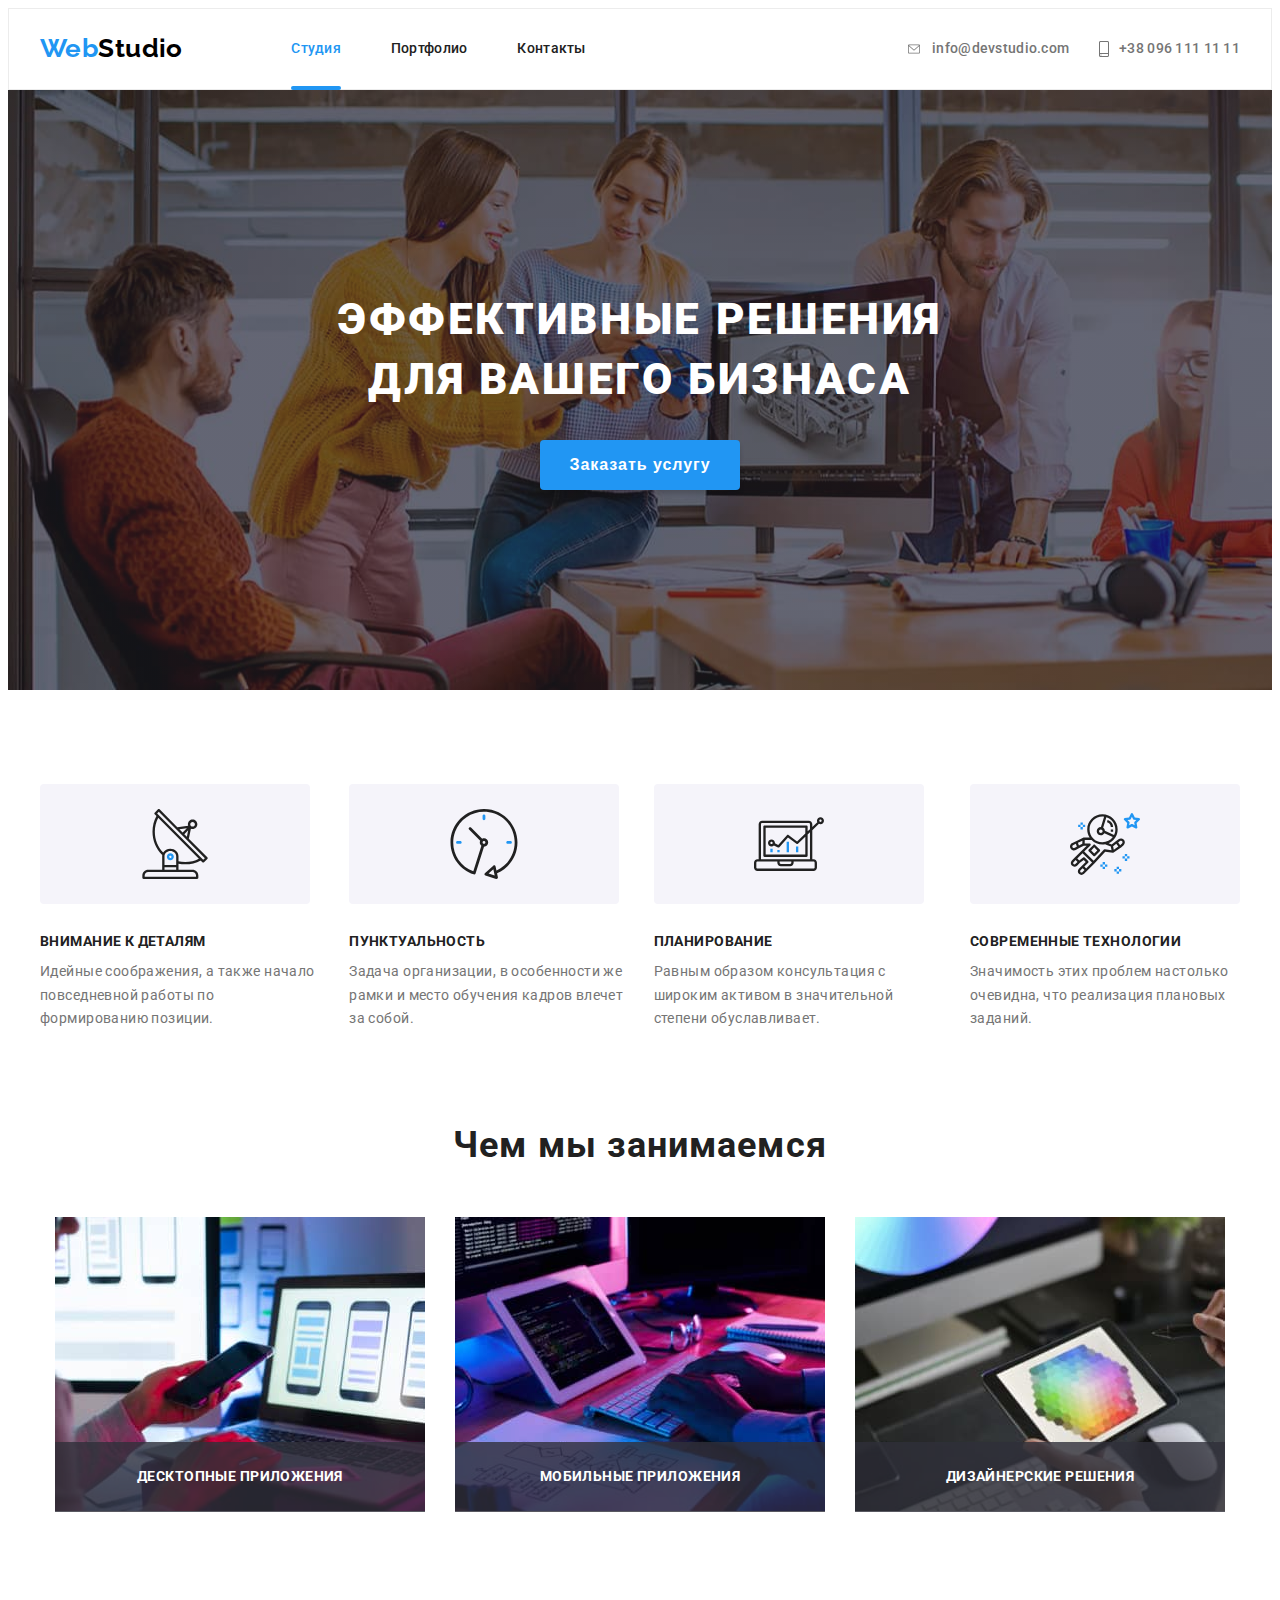
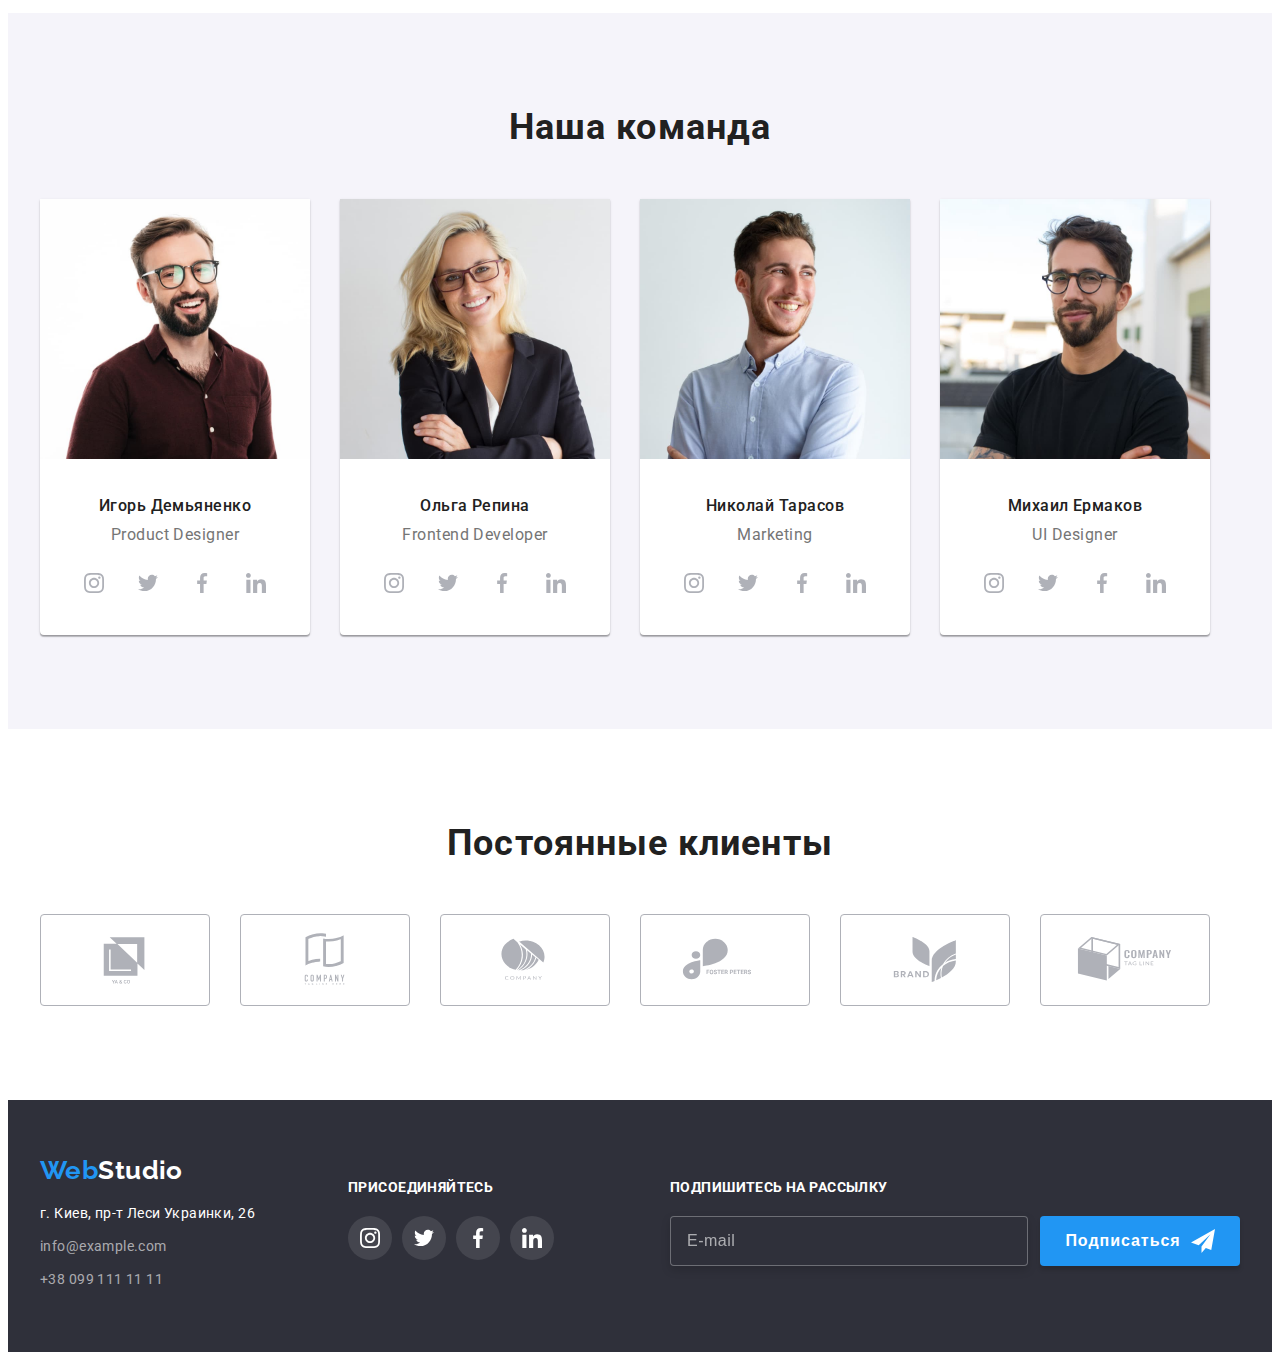
<file: index.html>
<!DOCTYPE html>
<html lang="en">
  <head>
    <meta charset="UTF-8" />
    <meta http-equiv="X-UA-Compatible" content="IE=edge" />
    <meta name="viewport" content="width=device-width, initial-scale=1.0" />
    <title>WebStudio</title>
    <link rel="preconnect" href="https://fonts.googleapis.com" />
    <link rel="preconnect" href="https://fonts.gstatic.com" crossorigin />
    <link
      href="https://fonts.googleapis.com/css2?family=Raleway:wght@700&family=Roboto:wght@400;500;700;900&display=swap"
      rel="stylesheet"
    />
    <link
      rel="stylesheet"
      href="https://cdnjs.cloudflare.com/ajax/libs/modern-normalize/1.1.0/modern-normalize.min.css"
      integrity="sha512-wpPYUAdjBVSE4KJnH1VR1HeZfpl1ub8YT/NKx4PuQ5NmX2tKuGu6U/JRp5y+Y8XG2tV+wKQpNHVUX03MfMFn9Q=="
      crossorigin="anonymous"
      referrerpolicy="no-referrer"
    />
    <link rel="stylesheet" href="css/main.min.css" />
  </head>
  <body>
    <!-- хедер -->
    <header class="header">
      <div class="header__bloc container">
        <!-- логотип -->
        <a class="logo header__logo" href="./index.html"
          ><span class="logo__web">Web</span>Studio</a
        >
        <!-- навигацыя сайта -->
        <nav class="header__nav">
          <ul class="nav">
            <li class="nav__list">
              <a href="./index.html" class="nav__link accent">Студия</a>
            </li>
            <li class="nav__list">
              <a href="./portfolio.html" class="nav__link">Портфолио</a>
            </li>
            <li class="nav__list">
              <a href="#" class="nav__link">Контакты</a>
            </li>
          </ul>
        </nav>

        <!-- кантакты -->

        <ul class="contact header__contact">
          <li class="contact__item">
            <a class="contact__link" href="http://info@devstudio.com">
              <svg class="contact__icon" width="16" height="12">
                <use href="./images/icons.svg#envelope"></use>
              </svg>
              info@devstudio.com</a
            >
          </li>
          <li class="contact__item">
            <a class="contact__link" href="tel:+380961111111">
              <svg class="contact__icon" width="10" height="16">
                <use href="./images/icons.svg#smartphone"></use>
              </svg>
              +38 096 111 11 11</a
            >
          </li>
        </ul>
      </div>
    </header>

    <!-- mein index.html -->

    <main>
      <!--герой-->

      <section class="hero section--hero">
        <div class="container">
          <h1 class="hero-title">ЭФФЕКТИВНЫЕ РЕШЕНИЯ ДЛЯ ВАШЕГО БИЗНАСА</h1>

          <button class="button" type="button" data-modal-open>
            Заказать услугу
          </button>
        </div>
      </section>

      <!--особености нашей команды-->

      <section class="peculiarities">
        <div class="container">
          <h2 class="hidden-text">преимущества</h2>
          <ul class="peculiarities__menu">
            <li class="peculiarities__list">
              <div class="peculiarities__icon">
                <svg width="70" height="70">
                  <use href="./images/icons.svg#antenna"></use>
                </svg>
              </div>
              <h3 class="peculiarities__title">ВНИМАНИЕ К ДЕТАЛЯМ</h3>
              <p class="peculiarities__text">
                Идейные соображения, а также начало повседневной работы по
                формированию позиции.
              </p>
            </li>

            <li class="peculiarities__list">
              <div class="peculiarities__icon">
                <svg width="70" height="70">
                  <use href="./images/icons.svg#clock"></use>
                </svg>
              </div>
              <h3 class="peculiarities__title">ПУНКТУАЛЬНОСТЬ</h3>
              <p class="peculiarities__text">
                Задача организации, в особенности же рамки и место обучения
                кадров влечет за собой.
              </p>
            </li>

            <li class="peculiarities__list">
              <div class="peculiarities__icon">
                <svg width="70" height="70">
                  <use href="./images/icons.svg#diagram"></use>
                </svg>
              </div>
              <h3 class="peculiarities__title">ПЛАНИРОВАНИЕ</h3>
              <p class="peculiarities__text">
                Равным образом консультация с широким активом в значительной
                степени обуславливает.
              </p>
            </li>

            <li class="peculiarities__list">
              <div class="peculiarities__icon">
                <svg width="70" height="70">
                  <use href="./images/icons.svg#astronaut"></use>
                </svg>
              </div>
              <h3 class="peculiarities__title">СОВРЕМЕННЫЕ ТЕХНОЛОГИИ</h3>
              <p class="peculiarities__text">
                Значимость этих проблем настолько очевидна, что реализация
                плановых заданий.
              </p>
            </li>
          </ul>
        </div>
      </section>

      <!--чем мы занимается наша команда-->

      <section class="we-do">
        <div class="container">
          <h2 class="title-h2">Чем мы занимаемся</h2>
          <ul class="we-do__menu">
            <li class="we-do__list">
              <img
                class="img-list"
                src="./images/1.fotohop.jpg"
                alt="моделирование"
                width="370"
              />
              <div class="we-do__bloc">
                <h3 class="we-do__text">Десктопные приложения</h3>
              </div>
            </li>
            <li class="we-do__list">
              <img
                class="img-list"
                src="./images/2.modeling.jpg"
                alt="фото-шоп"
                width="370"
              />
              <div class="we-do__bloc">
                <h3 class="we-do__text">Мобильные приложения</h3>
              </div>
            </li>
            <li class="we-do__list">
              <img
                class="img-list"
                src="./images/3.color.jpg"
                alt="цветова-схема"
                width="370"
              />
              <div class="we-do__bloc">
                <h3 class="we-do__text">Дизайнерские решения</h3>
              </div>
            </li>
          </ul>
        </div>
      </section>

      <!--наша команда-->

      <section class="command">
        <div class="container">
          <h2 class="title-h2">Наша команда</h2>
          <ul class="command__menu">
            <li class="command__list">
              <img
                src="./images/4.igor-demyanenko.jpg"
                alt="Игорь Демьяненко Product Designer"
                width="270"
              />
              <div class="command__bloc">
                <h3 class="command__name">Игорь Демьяненко</h3>
                <p class="command__profession">Product Designer</p>
              </div>
              <ul class="social">
                <li class="social__menu">
                  <a class="social__link" href="#">
                    <svg width="20" height="20">
                      <use href="./images/icons.svg#instagram"></use>
                    </svg>
                  </a>
                </li>
                <li class="social__menu">
                  <a class="social__link" href="#">
                    <svg width="20" height="20">
                      <use href="./images/icons.svg#twitter"></use>
                    </svg>
                  </a>
                </li>
                <li class="social__menu">
                  <a class="social__link" href="#">
                    <svg width="20" height="20">
                      <use href="./images/icons.svg#facebook"></use>
                    </svg>
                  </a>
                </li>
                <li class="social__menu">
                  <a class="social__link" href="#">
                    <svg width="20" height="20">
                      <use href="./images/icons.svg#linkedin"></use>
                    </svg>
                  </a>
                </li>
              </ul>
            </li>

            <li class="command__list">
              <img
                src="./images/5.olga-repina.jpg"
                alt="Ольга Репина Frontend Developer"
                width="270"
              />
              <div class="command__bloc">
                <h3 class="command__name">Ольга Репина</h3>
                <p class="command__profession">Frontend Developer</p>
              </div>
              <ul class="social">
                <li class="social__menu">
                  <a class="social__link" href="#">
                    <svg width="20" height="20">
                      <use href="./images/icons.svg#instagram"></use>
                    </svg>
                  </a>
                </li>
                <li class="social__menu">
                  <a class="social__link" href="#">
                    <svg width="20" height="20">
                      <use href="./images/icons.svg#twitter"></use>
                    </svg>
                  </a>
                </li>
                <li class="social__menu">
                  <a class="social__link" href="#">
                    <svg width="20" height="20">
                      <use href="./images/icons.svg#facebook"></use>
                    </svg>
                  </a>
                </li>
                <li class="social__menu">
                  <a class="social__link" href="#">
                    <svg width="20" height="20">
                      <use href="./images/icons.svg#linkedin"></use>
                    </svg>
                  </a>
                </li>
              </ul>
            </li>

            <li class="command__list">
              <img
                src="./images/6.nikolai-tarasov.jpg"
                alt="Николай Тарасов Marketing"
                width="270"
              />
              <div class="command__bloc">
                <h3 class="command__name">Николай Тарасов</h3>
                <p class="command__profession">Marketing</p>
              </div>
              <ul class="social">
                <li class="social__menu">
                  <a class="social__link" href="#">
                    <svg width="20" height="20">
                      <use href="./images/icons.svg#instagram"></use>
                    </svg>
                  </a>
                </li>
                <li class="social__menu">
                  <a class="social__link" href="#">
                    <svg width="20" height="20">
                      <use href="./images/icons.svg#twitter"></use>
                    </svg>
                  </a>
                </li>
                <li class="social__menu">
                  <a class="social__link" href="#">
                    <svg width="20" height="20">
                      <use href="./images/icons.svg#facebook"></use>
                    </svg>
                  </a>
                </li>
                <li class="social__menu">
                  <a class="social__link" href="#">
                    <svg width="20" height="20">
                      <use href="./images/icons.svg#linkedin"></use>
                    </svg>
                  </a>
                </li>
              </ul>
            </li>

            <li class="command__list">
              <img
                src="./images/7.mikhail-ermakov.jpg"
                alt="Михаил Ермаков UI Designer"
                width="270"
              />
              <div class="command__bloc">
                <h3 class="command__name">Михаил Ермаков</h3>
                <p class="command__profession">UI Designer</p>
              </div>
              <ul class="social">
                <li class="social__menu">
                  <a class="social__link" href="#">
                    <svg width="20" height="20">
                      <use href="./images/icons.svg#instagram"></use>
                    </svg>
                  </a>
                </li>
                <li class="social__menu">
                  <a class="social__link" href="#">
                    <svg width="20" height="20">
                      <use href="./images/icons.svg#twitter"></use>
                    </svg>
                  </a>
                </li>
                <li class="social__menu">
                  <a class="social__link" href="#">
                    <svg width="20" height="20">
                      <use href="./images/icons.svg#facebook"></use>
                    </svg>
                  </a>
                </li>
                <li class="social__menu">
                  <a class="social__link" href="#">
                    <svg width="20" height="20">
                      <use href="./images/icons.svg#linkedin"></use>
                    </svg>
                  </a>
                </li>
              </ul>
            </li>
          </ul>
        </div>
      </section>

      <!-- Постоянные клиенты -->

      <section class="regu-clients">
        <div class="container">
          <h2 class="title-h2">Постоянные клиенты</h2>
          <ul class="menu">
            <li class="menu__item">
              <a class="menu__link" href="#">
                <svg class="icon" width="106" height="60">
                  <use href="./images/icons.svg#logo-1"></use>
                </svg>
              </a>
            </li>
            <li class="menu__item">
              <a class="menu__link" href="#">
                <svg class="icon" width="106" height="60">
                  <use href="./images/icons.svg#logo-2"></use>
                </svg>
              </a>
            </li>
            <li class="menu__item">
              <a class="menu__link" href="#">
                <svg class="icon" width="106" height="60">
                  <use href="./images/icons.svg#logo-3"></use>
                </svg>
              </a>
            </li>
            <li class="menu__item">
              <a class="menu__link" href="#">
                <svg class="icon" width="106" height="60">
                  <use href="./images/icons.svg#logo-4"></use>
                </svg>
              </a>
            </li>
            <li class="menu__item">
              <a class="menu__link" href="#">
                <svg class="icon" width="106" height="60">
                  <use href="./images/icons.svg#logo-5"></use>
                </svg>
              </a>
            </li>
            <li class="menu__item">
              <a class="menu__link" href="#">
                <svg class="icon" width="106" height="60">
                  <use href="./images/icons.svg#logo-6"></use>
                </svg>
              </a>
            </li>
          </ul>
        </div>
      </section>
    </main>

    <!--подвал сайта-->

    <footer class="footer">
      <div class="container footer__container">
        <div class="footer__address">
          <a href="./index.html" class="logo footer__logo">
            <span class="logo__web">Web</span>Studio</a
          >
          <!-- адрес и контакты студии -->
          <address class="address">
            <ul class="address__menu">
              <li class="address__item">
                <a href="#" class="address__link"
                  >г. Киев, пр-т Леси Украинки, 26</a
                >
              </li>
              <li class="address__item">
                <a href="http://info@example.com" class="address__contakt">
                  info@example.com</a
                >
              </li>
              <li class="address__item">
                <a href="tel:+380991111111" class="address__contakt"
                  >+38 099 111 11 11</a
                >
              </li>
            </ul>
          </address>
        </div>
        <div class="footer__social">
          <h2 class="footer-title">присоединяйтесь</h2>
          <ul class="social">
            <li class="social__menu">
              <a class="social__link social__link--footer" href="#">
                <svg width="20" height="20">
                  <use href="./images/icons.svg#instagram"></use>
                </svg>
              </a>
            </li>
            <li class="social__menu">
              <a class="social__link social__link--footer" href="#">
                <svg width="20" height="20">
                  <use href="./images/icons.svg#twitter"></use>
                </svg>
              </a>
            </li>
            <li class="social__menu">
              <a class="social__link social__link--footer" href="#">
                <svg width="20" height="20">
                  <use href="./images/icons.svg#facebook"></use>
                </svg>
              </a>
            </li>
            <li class="social__menu">
              <a class="social__link social__link--footer" href="#">
                <svg width="20" height="20">
                  <use href="./images/icons.svg#linkedin"></use>
                </svg>
              </a>
            </li>
          </ul>
        </div>
        <div class="subscription">
          <h2 class="footer-title">Подпишитесь на рассылку</h2>
          <div class="subscription__block">
            <form>
              <label class="subscription__label" for="email"> </label>
              <input
                class="subscription__input"
                type="email"
                id="email"
                name="email"
                placeholder="E-mail"
              />
            </form>
            <button class="button" type="submit">
              Подписаться
              <svg class="button__send" width="24" height="24">
                <use href="./images/icons.svg#send"></use>
              </svg>
            </button>
          </div>
        </div>
      </div>
    </footer>

    <!-- modal-window -->

    <div class="backdrop is-hidden" data-modal>
      <div class="backdrop__window">
        <button class="button button__modal" type="button" data-modal-close>
          <svg class="close" width="18" height="18" data-modal-close>
            <use href="./images/icons.svg#close"></use>
          </svg>
        </button>
        <h2 class="backdrop__titel">Оставьте свои данные, мы вам перезвоним</h2>

        <form class="form">
          <div class="form__bloc" role="group">
            <label class="form__label" for="text"> Имя </label>
            <input class="form__input" type="text" id="text" placeholder=" " />
            <svg class="form__icon" width="18" height="18">
              <use href="./images/icons.svg#person"></use>
            </svg>
          </div>
          <div class="form__bloc">
            <label class="form__label" for="tel"> Телефон </label>
            <input class="form__input" type="tel" id="tel" placeholder=" " />
            <svg class="form__icon" width="18" height="18">
              <use href="./images/icons.svg#phone"></use>
            </svg>
          </div>
          <div class="form__bloc">
            <label class="form__label" for="email"> Почта </label>
            <input class="form__input" type="email" id="email" placeholder="" />
            <svg class="form__icon" width="18" height="18">
              <use href="./images/icons.svg#email"></use>
            </svg>
          </div>
          <div class="form__bloc form__bloc--textarea">
            <label class="form-label" for="textarea"> Комментарий </label>
            <textarea
              class="form__textarea"
              id="textarea"
              placeholder="Введите текст"
            ></textarea>
          </div>
        </form>

        <label class="agreement-conditions" for="checkbox">
          <input
            class="agreement-conditions__checkbox"
            type="checkbox"
            id="checkbox"
          />
          <span class="agreement-conditions__checked"></span>

          <p class="agreement-conditions__text">
            Соглашаюсь с рассылкой и принимаю
            <a href="#">
              <span class="agreement-conditions__link">Условия договора</span>
            </a>
          </p>
        </label>
        <div class="button-center">
          <button class="button" type="submit">Отправить</button>
        </div>
      </div>
    </div>
    <script src="./js/modal.js"></script>
  </body>
</html>
</file>
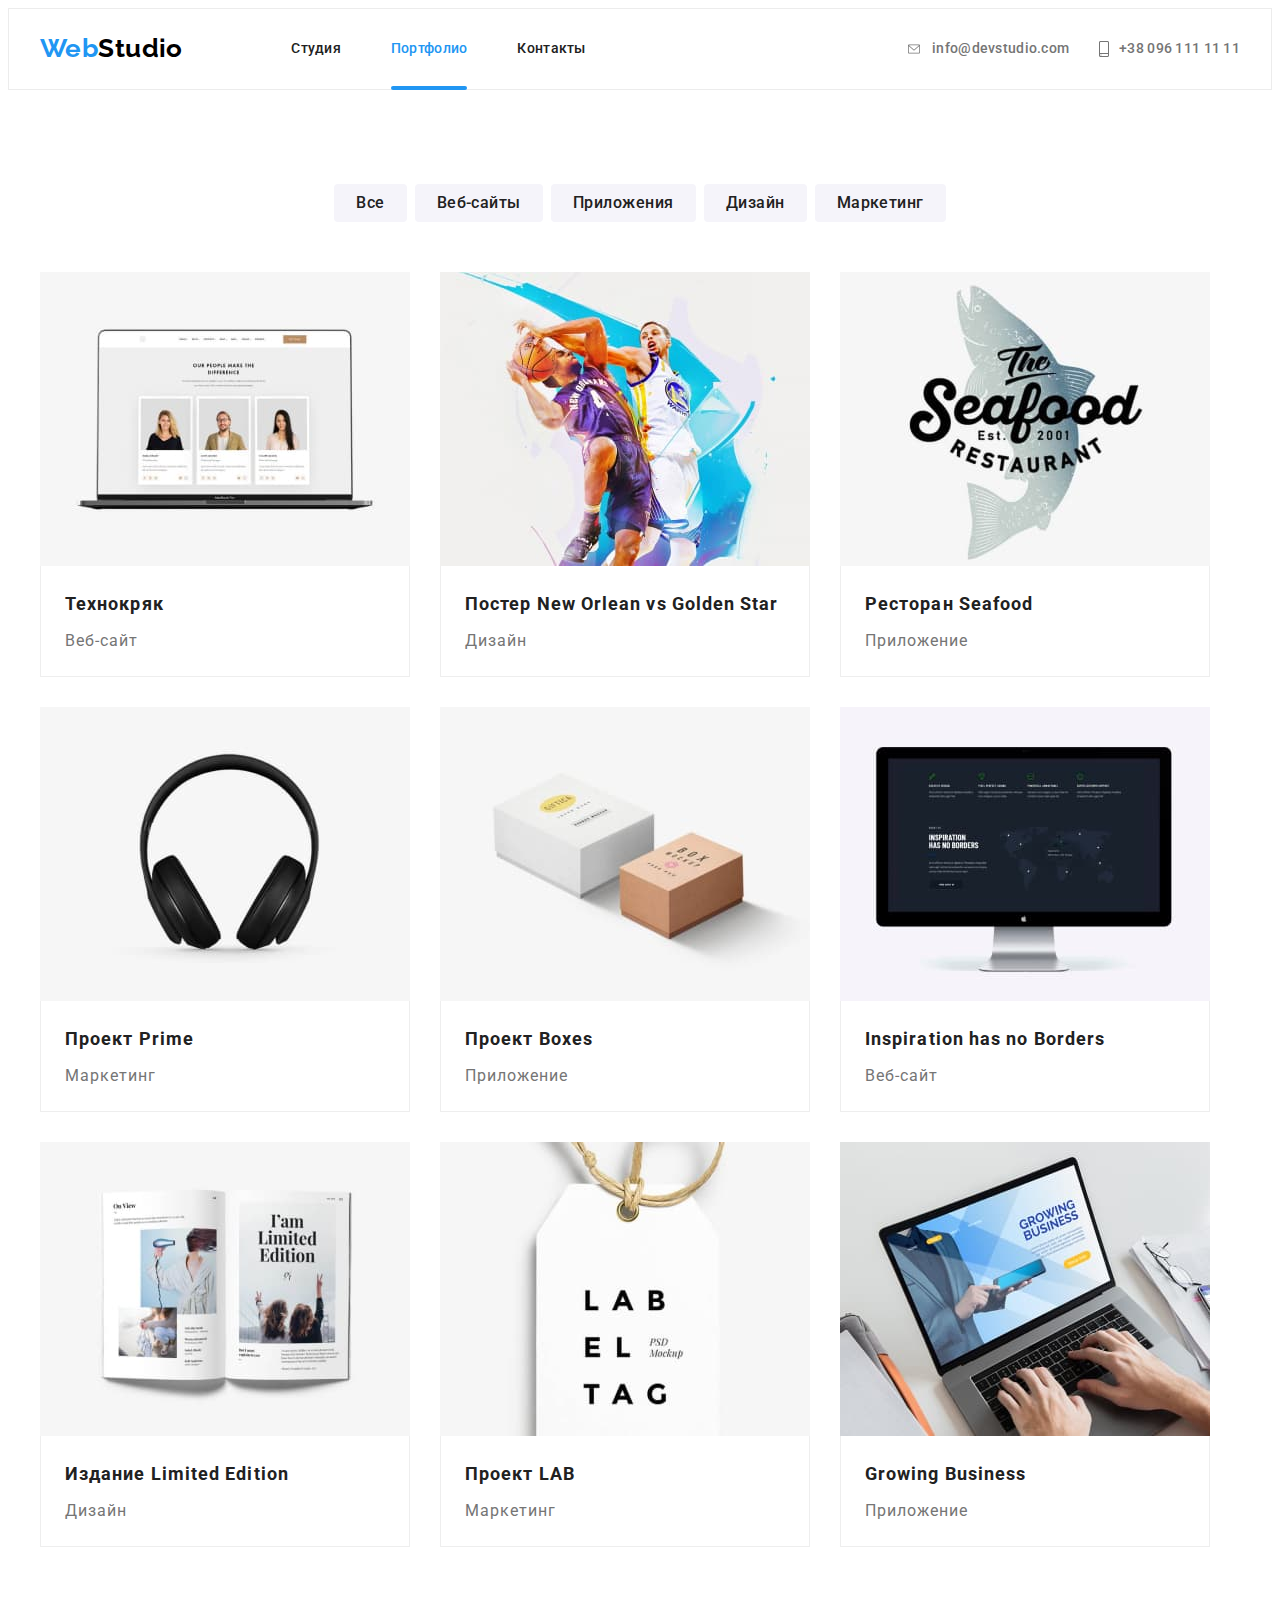
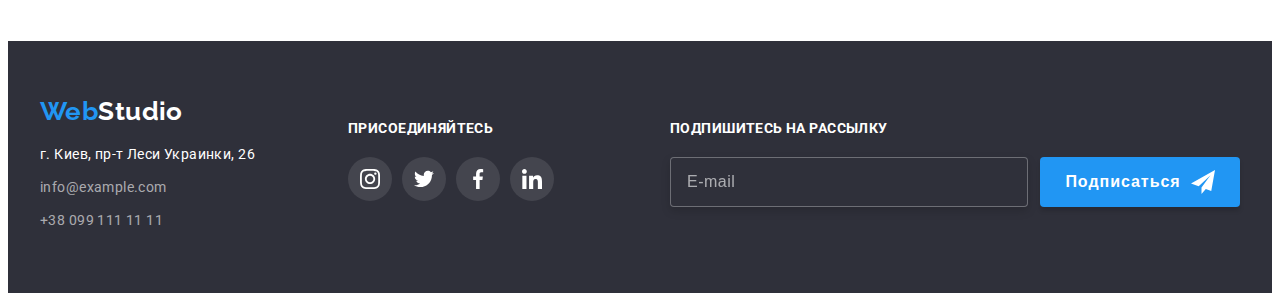
<file: portfolio.html>
<!DOCTYPE html>
<html lang="en">
  <head>
    <meta charset="UTF-8" />
    <meta http-equiv="X-UA-Compatible" content="IE=edge" />
    <meta name="viewport" content="width=device-width, initial-scale=1.0" />
    <title>WebStudio</title>
    <link rel="preconnect" href="https://fonts.googleapis.com" />
    <link rel="preconnect" href="https://fonts.gstatic.com" crossorigin />
    <link
      href="https://fonts.googleapis.com/css2?family=Raleway:wght@700&family=Roboto:wght@400;500;700;900&display=swap"
      rel="stylesheet"
    />
    <link
      rel="stylesheet"
      href="https://cdnjs.cloudflare.com/ajax/libs/modern-normalize/1.1.0/modern-normalize.min.css"
      integrity="sha512-wpPYUAdjBVSE4KJnH1VR1HeZfpl1ub8YT/NKx4PuQ5NmX2tKuGu6U/JRp5y+Y8XG2tV+wKQpNHVUX03MfMFn9Q=="
      crossorigin="anonymous"
      referrerpolicy="no-referrer"
    />
    <link rel="stylesheet" href="css/main.min.css" />
  </head>
  <body>
    <!-- хедер -->
    <header class="header">
      <div class="header__bloc container">
        <!-- логотип -->
        <a class="logo header__logo" href="./index.html"
          ><span class="logo__web">Web</span>Studio</a
        >
        <!-- навигацыя сайта -->
        <nav class="header__nav">
          <ul class="nav">
            <li class="nav__list">
              <a href="./index.html" class="nav__link">Студия</a>
            </li>
            <li class="nav__list">
              <a href="./portfolio.html" class="nav__link accent">Портфолио</a>
            </li>
            <li class="nav__list">
              <a href="#" class="nav__link">Контакты</a>
            </li>
          </ul>
        </nav>

        <!-- кантакты -->

        <ul class="contact header__contact">
          <li class="contact__item">
            <a class="contact__link" href="http://info@devstudio.com">
              <svg class="contact__icon" width="16" height="12">
                <use href="./images/icons.svg#envelope"></use>
              </svg>
              info@devstudio.com</a
            >
          </li>
          <li class="contact__item">
            <a class="contact__link" href="tel:+380961111111">
              <svg class="contact__icon" width="10" height="16">
                <use href="./images/icons.svg#smartphone"></use>
              </svg>
              +38 096 111 11 11</a
            >
          </li>
        </ul>
      </div>
    </header>
    <!-- mein portfolio.html -->

    <main>
      <section class="section-portfolio">
        <div class="container">
          <h2 class="hidden-text">Портфолио</h2>
          <!-- кнопки фильтра -->

          <ul class="filter">
            <li class="filter__item">
              <button class="filter__button" type="button">Все</button>
            </li>
            <li class="filter__item">
              <button class="filter__button" type="button">Веб-сайты</button>
            </li>
            <li class="filter__item">
              <button class="filter__button" type="button">Приложения</button>
            </li>
            <li class="filter__item">
              <button class="filter__button" type="button">Дизайн</button>
            </li>
            <li class="filter__item">
              <button class="filter__button" type="button">Маркетинг</button>
            </li>
          </ul>
          <!-- нашы проекты -->
          <ul class="projects">
            <li class="projects__item">
              <a class="projects__link" href="#">
                <div class="projects__animated">
                  <img
                    class="projects__img"
                    src="./images/8.web-site.jpg"
                    width="370"
                    alt="Технокряк"
                  />
                  <p class="projects__text">
                    Ресурс предлагает комплексные предложения с разным уровнем
                    функционала и сервисов. Все это позволит посетителю получить
                    исчерпывающие сведения о компании или частном лице.
                  </p>
                </div>
                <div class="blok-projects">
                  <h3 class="blok-projects__tetile">Технокряк</h3>
                  <p class="blok-projects__text">Веб-сайт</p>
                </div>
              </a>
            </li>
            <li class="projects__item">
              <a class="projects__link" href="#">
                <div class="projects__animated">
                  <img
                    class="projects__img"
                    src="./images/9.design.jpg"
                    width="370"
                    alt="Постер New Orlean vs Golden Star"
                  />
                  <p class="projects__text">
                    Ресурс предлагает комплексные предложения с разным уровнем
                    функционала и сервисов. Все это позволит посетителю получить
                    исчерпывающие сведения о компании или частном лице.
                  </p>
                </div>
                <div class="blok-projects">
                  <h3 class="blok-projects__tetile">
                    Постер New Orlean vs Golden Star
                  </h3>
                  <p class="blok-projects__text">Дизайн</p>
                </div>
              </a>
            </li>
            <li class="projects__item">
              <a class="projects__link" href="#">
                <div class="projects__animated">
                  <img
                    class="projects__img"
                    src="./images/10.appendix.jpg"
                    width="370"
                    alt="Ресторан Seafood"
                  />
                  <p class="projects__text">
                    Ресурс предлагает комплексные предложения с разным уровнем
                    функционала и сервисов. Все это позволит посетителю получить
                    исчерпывающие сведения о компании или частном лице.
                  </p>
                </div>
                <div class="blok-projects">
                  <h3 class="blok-projects__tetile">Ресторан Seafood</h3>
                  <p class="blok-projects__text">Приложение</p>
                </div>
              </a>
            </li>
            <li class="projects__item">
              <a class="projects__link" href="#">
                <div class="projects__animated">
                  <img
                    class="projects__img"
                    src="./images/11.marketing.jpg"
                    width="370"
                    alt="Проект Prime"
                  />
                  <p class="projects__text">
                    Ресурс предлагает комплексные предложения с разным уровнем
                    функционала и сервисов. Все это позволит посетителю получить
                    исчерпывающие сведения о компании или частном лице.
                  </p>
                </div>
                <div class="blok-projects">
                  <h3 class="blok-projects__tetile">Проект Prime</h3>
                  <p class="blok-projects__text">Маркетинг</p>
                </div>
              </a>
            </li>
            <li class="projects__item">
              <a class="projects__link" href="#">
                <div class="projects__animated">
                  <img
                    class="projects__img"
                    src="./images/12.appendix.jpg"
                    width="370"
                    alt="Проект Boxes"
                  />
                  <p class="projects__text">
                    Ресурс предлагает комплексные предложения с разным уровнем
                    функционала и сервисов. Все это позволит посетителю получить
                    исчерпывающие сведения о компании или частном лице.
                  </p>
                </div>
                <div class="blok-projects">
                  <h3 class="blok-projects__tetile">Проект Boxes</h3>
                  <p class="blok-projects__text">Приложение</p>
                </div>
              </a>
            </li>
            <li class="projects__item">
              <a class="projects__link" href="#">
                <div class="projects__animated">
                  <img
                    class="projects__img"
                    src="./images/13.web-site.jpg"
                    width="370"
                    alt="Inspiration has no Borders"
                  />
                  <p class="projects__text">
                    Ресурс предлагает комплексные предложения с разным уровнем
                    функционала и сервисов. Все это позволит посетителю получить
                    исчерпывающие сведения о компании или частном лице.
                  </p>
                </div>
                <div class="blok-projects">
                  <h3 class="blok-projects__tetile">
                    Inspiration has no Borders
                  </h3>
                  <p class="blok-projects__text">Веб-сайт</p>
                </div>
              </a>
            </li>
            <li class="projects__item">
              <a class="projects__link" href="#">
                <div class="projects__animated">
                  <img
                    class="projects__img"
                    src="./images/14.design.jpg"
                    width="370"
                    alt="Издание Limited Edition"
                  />
                  <p class="projects__text">
                    Ресурс предлагает комплексные предложения с разным уровнем
                    функционала и сервисов. Все это позволит посетителю получить
                    исчерпывающие сведения о компании или частном лице.
                  </p>
                </div>
                <div class="blok-projects">
                  <h3 class="blok-projects__tetile">Издание Limited Edition</h3>
                  <p class="blok-projects__text">Дизайн</p>
                </div>
              </a>
            </li>
            <li class="projects__item">
              <a class="projects__link" href="#">
                <div class="projects__animated">
                  <img
                    class="projects__img"
                    src="./images/15.marketing.jpg"
                    width="370"
                    alt="Проект LAB"
                  />
                  <p class="projects__text">
                    Ресурс предлагает комплексные предложения с разным уровнем
                    функционала и сервисов. Все это позволит посетителю получить
                    исчерпывающие сведения о компании или частном лице.
                  </p>
                </div>
                <div class="blok-projects">
                  <h3 class="blok-projects__tetile">Проект LAB</h3>
                  <p class="blok-projects__text">Маркетинг</p>
                </div>
              </a>
            </li>
            <li class="projects__item">
              <a class="projects__link" href="#">
                <div class="projects__animated">
                  <img
                    class="projects__img"
                    src="./images/16.appendix.jpg"
                    width="370"
                    alt="Growing Business"
                  />
                  <p class="projects__text">
                    Ресурс предлагает комплексные предложения с разным уровнем
                    функционала и сервисов. Все это позволит посетителю получить
                    исчерпывающие сведения о компании или частном лице.
                  </p>
                </div>
                <div class="blok-projects">
                  <h3 class="blok-projects__tetile">Growing Business</h3>
                  <p class="blok-projects__text">Приложение</p>
                </div>
              </a>
            </li>
          </ul>
        </div>
      </section>
    </main>

    <!--подвал сайта-->

    <footer class="footer">
      <div class="container footer__container">
        <div class="footer__address">
          <a href="./index.html" class="logo footer__logo">
            <span class="logo__web">Web</span>Studio</a
          >
          <!-- адрес и контакты студии -->
          <address class="address">
            <ul class="address__menu">
              <li class="address__item">
                <a href="#" class="address__link"
                  >г. Киев, пр-т Леси Украинки, 26</a
                >
              </li>
              <li class="address__item">
                <a href="http://info@example.com" class="address__contakt">
                  info@example.com</a
                >
              </li>
              <li class="address__item">
                <a href="tel:+380991111111" class="address__contakt"
                  >+38 099 111 11 11</a
                >
              </li>
            </ul>
          </address>
        </div>
        <div class="footer__social">
          <h2 class="footer-title">присоединяйтесь</h2>
          <ul class="social">
            <li class="social__menu">
              <a class="social__link social__link--footer" href="#">
                <svg width="20" height="20">
                  <use href="./images/icons.svg#instagram"></use>
                </svg>
              </a>
            </li>
            <li class="social__menu">
              <a class="social__link social__link--footer" href="#">
                <svg width="20" height="20">
                  <use href="./images/icons.svg#twitter"></use>
                </svg>
              </a>
            </li>
            <li class="social__menu">
              <a class="social__link social__link--footer" href="#">
                <svg width="20" height="20">
                  <use href="./images/icons.svg#facebook"></use>
                </svg>
              </a>
            </li>
            <li class="social__menu">
              <a class="social__link social__link--footer" href="#">
                <svg width="20" height="20">
                  <use href="./images/icons.svg#linkedin"></use>
                </svg>
              </a>
            </li>
          </ul>
        </div>
        <div class="subscription">
          <h2 class="footer-title">Подпишитесь на рассылку</h2>
          <div class="subscription__block">
            <form>
              <label class="subscription__label" for="email"> </label>
              <input
                class="subscription__input"
                type="email"
                id="email"
                name="email"
                placeholder="E-mail"
              />
            </form>
            <button class="button" type="submit">
              Подписаться
              <svg class="button__send" width="24" height="24">
                <use href="./images/icons.svg#send"></use>
              </svg>
            </button>
          </div>
        </div>
      </div>
    </footer>
  </body>
</html>
</file>
<file: css/main.min.css>
body{font-family:"Roboto",sans-serif;font-style:normal;font-weight:400;font-size:14px;line-height:1.71;letter-spacing:.03em;color:var(--primary-text-color)}.container{width:1200px;margin:auto;margin-top:0;padding:0 15px}.title-h2{margin-bottom:50px;font-weight:700;font-size:36px;line-height:1.16;text-align:center;letter-spacing:.03em;color:var(--secondary-text-color)}.header{border:1px solid #ececec}.header__bloc{display:-webkit-box;display:-ms-flexbox;display:flex;-webkit-box-align:center;-ms-flex-align:center;align-items:center;-webkit-box-pack:justify;-ms-flex-pack:justify;justify-content:space-between}.header__contact{display:-webkit-box;display:-ms-flexbox;display:flex;-webkit-box-align:center;-ms-flex-align:center;align-items:center;-webkit-box-pack:end;-ms-flex-pack:end;justify-content:flex-end;margin:0;padding-left:0}.nav{display:-webkit-box;display:-ms-flexbox;display:flex;margin:0;margin-right:305px;padding-left:0;font-weight:500;font-size:14px;line-height:1.14;letter-spacing:.02em}.nav__list .nav__link::after{content:"";opacity:0;position:absolute;bottom:-1px;display:block;width:100%;height:4px;border-radius:2px;background-color:#2196f3}.nav__list:not(:last-child){margin-right:50px}.nav__link{position:relative;display:inline-block;padding:32px 0px;color:var(--secondary-text-color);-webkit-transition:color 250ms cubic-bezier(0.4, 0, 0.2, 1);transition:color 250ms cubic-bezier(0.4, 0, 0.2, 1)}.nav__link.accent{color:var(--accent-color)}.nav__link.accent::after{opacity:1}.nav__link:hover,.nav__link:focus{color:var(--accent-color)}.contact__item:not(:last-child){margin-right:30px}.contact__link{display:-webkit-box;display:-ms-flexbox;display:flex;-webkit-box-align:center;-ms-flex-align:center;align-items:center;padding:32px 0px;font-weight:500;font-size:14px;line-height:1.14;letter-spacing:.02em;color:#757575;-webkit-transition:color 250ms cubic-bezier(0.4, 0, 0.2, 1);transition:color 250ms cubic-bezier(0.4, 0, 0.2, 1)}.contact__icon{margin-right:10px;fill:currentColor}.contact__icon :not(:last-child){margin-right:10px}.contact__link:hover,.contact__link:focus{color:var(--accent-color)}.logo{display:inline-block;font-family:"Raleway";font-style:normal;font-weight:700;font-size:26px;line-height:.83}.logo__web{color:#2196f3}.header__logo{margin-right:93px;color:#000}.footer__logo{margin-bottom:20px;color:#fff}.section--hero{text-align:center;background:#2f303a;padding:200px 0px;background-image:-webkit-gradient(linear, left top, left bottom, from(rgba(47, 48, 58, 0.4)), to(rgba(47, 48, 58, 0.4))),url(../images/background.jpg);background-image:linear-gradient(to bottom, rgba(47, 48, 58, 0.4), rgba(47, 48, 58, 0.4)),url(../images/background.jpg)}.hero-title{width:696px;margin:auto;margin-bottom:30px;text-align:center;font-weight:900;font-size:44px;line-height:1.36;letter-spacing:.06em;color:#fff}.button{display:-webkit-inline-box;display:-ms-inline-flexbox;display:inline-flex;-webkit-box-pack:center;-ms-flex-pack:center;justify-content:center;-webkit-box-align:center;-ms-flex-align:center;align-items:center;width:200px;height:50px;font-weight:700;font-size:16px;line-height:1.88;letter-spacing:.06em;color:#fff;border-radius:4px;-webkit-box-shadow:0px 4px 4px rgba(0,0,0,.15);box-shadow:0px 4px 4px rgba(0,0,0,.15);background:var(--accent-color);cursor:pointer;border:none}.button-center{text-align:center}.button__send{margin-left:10px;fill:var(--white-color)}.button__modal{position:absolute;top:8px;right:8px;display:-webkit-box;display:-ms-flexbox;display:flex;-webkit-box-align:center;-ms-flex-align:center;align-items:center;-webkit-box-pack:center;-ms-flex-pack:center;justify-content:center;width:30px;height:30px;border-radius:50%;background:#fff;border:1px solid rgba(0,0,0,.1);-webkit-box-sizing:border-box;box-sizing:border-box;-webkit-transition:fill 250ms cubic-bezier(0.4, 0, 0.2, 1);transition:fill 250ms cubic-bezier(0.4, 0, 0.2, 1)}.button__modal:hover{fill:var(--accent-color)}.filter{display:-webkit-box;display:-ms-flexbox;display:flex;-webkit-box-pack:center;-ms-flex-pack:center;justify-content:center;margin-top:0;margin-bottom:50px;padding-left:0}.filter__item:not(:last-child){margin-right:8px}.filter__button{font-family:"Roboto";font-style:normal;padding:6px 22px;font-weight:500;font-size:16px;line-height:1.62;text-align:center;letter-spacing:.03em;background:#f5f4fa;border-radius:4px;border:none;color:var(--secondary-text-color);-webkit-transition:background 250ms cubic-bezier(0.4, 0, 0.2, 1),color 250ms cubic-bezier(0.4, 0, 0.2, 1),-webkit-box-shadow 250ms cubic-bezier(0.4, 0, 0.2, 1);transition:background 250ms cubic-bezier(0.4, 0, 0.2, 1),color 250ms cubic-bezier(0.4, 0, 0.2, 1),-webkit-box-shadow 250ms cubic-bezier(0.4, 0, 0.2, 1);transition:background 250ms cubic-bezier(0.4, 0, 0.2, 1),box-shadow 250ms cubic-bezier(0.4, 0, 0.2, 1),color 250ms cubic-bezier(0.4, 0, 0.2, 1);transition:background 250ms cubic-bezier(0.4, 0, 0.2, 1),box-shadow 250ms cubic-bezier(0.4, 0, 0.2, 1),color 250ms cubic-bezier(0.4, 0, 0.2, 1),-webkit-box-shadow 250ms cubic-bezier(0.4, 0, 0.2, 1)}.filter__button:hover,.filter__button:focus{color:var(--white-color);background-color:var(--accent-color);-webkit-box-shadow:0px 3px 1px rgba(0,0,0,.1),0px 1px 2px rgba(0,0,0,.08),0px 2px 2px rgba(0,0,0,.12);box-shadow:0px 3px 1px rgba(0,0,0,.1),0px 1px 2px rgba(0,0,0,.08),0px 2px 2px rgba(0,0,0,.12)}.peculiarities{padding:94px 0}.peculiarities__menu{display:-webkit-box;display:-ms-flexbox;display:flex;-webkit-box-pack:center;-ms-flex-pack:center;justify-content:center}.peculiarities__list:not(:last-child){margin-right:30px}.peculiarities__icon{display:-webkit-box;display:-ms-flexbox;display:flex;-webkit-box-pack:center;-ms-flex-pack:center;justify-content:center;-webkit-box-align:center;-ms-flex-align:center;align-items:center;width:270px;height:120px;margin-bottom:30px;background:#f5f4fa;border-radius:4px}.peculiarities__title{margin-bottom:10px;font-weight:700;font-size:14px;line-height:1.14;letter-spacing:.03em;text-transform:uppercase;color:#212121}.peculiarities__text{font-weight:400;font-size:14px;line-height:1.71;letter-spacing:.03em}.we-do{padding-bottom:94px}.we-do__menu{display:-webkit-box;display:-ms-flexbox;display:flex;-webkit-box-pack:center;-ms-flex-pack:center;justify-content:center;margin:0;padding-left:0}.we-do__list{position:relative}.we-do__bloc{position:absolute;width:100%;bottom:7px;background:rgba(47,48,58,.8)}.we-do__text{margin:0;padding:27px 0px;font-weight:700;font-size:14px;line-height:1.14;text-align:center;letter-spacing:.03em;text-transform:uppercase;color:#fff}.we-do__list:not(:last-child){margin-right:30px}.command{margin-top:0;padding-top:94px;padding-bottom:94px;background:#f5f4fa}.command__menu{display:-webkit-box;display:-ms-flexbox;display:flex;margin:0;padding:0}.command__list{background:#fff;-webkit-box-shadow:0px 1px 3px rgba(0,0,0,.12),0px 1px 1px rgba(0,0,0,.14),0px 2px 1px rgba(0,0,0,.2);box-shadow:0px 1px 3px rgba(0,0,0,.12),0px 1px 1px rgba(0,0,0,.14),0px 2px 1px rgba(0,0,0,.2);border-radius:0px 0px 4px 4px}.command__list:not(:last-child){margin-right:30px}.command__bloc{padding-top:30px;padding-bottom:16px;text-align:center}.command__name{margin-bottom:10px;font-weight:500;font-size:16px;line-height:1.18;letter-spacing:.03em;color:var(--secondary-text-color)}.command__profession{font-weight:400;font-size:16px;line-height:1.18;margin:0;letter-spacing:.03em;color:var(--primary-text-color)}.social{display:-webkit-box;display:-ms-flexbox;display:flex;margin:auto;width:206px;padding-left:0;padding-bottom:30px}.social__link{width:44px;height:44px;display:-webkit-box;display:-ms-flexbox;display:flex;-webkit-box-align:center;-ms-flex-align:center;align-items:center;-webkit-box-pack:center;-ms-flex-pack:center;justify-content:center;fill:#afb1b8;border-radius:50%;-webkit-transition:background-color 250ms cubic-bezier(0.4, 0, 0.2, 1),fill 250ms cubic-bezier(0.4, 0, 0.2, 1);transition:background-color 250ms cubic-bezier(0.4, 0, 0.2, 1),fill 250ms cubic-bezier(0.4, 0, 0.2, 1)}.social__link:hover,.social__link:focus{fill:#fff;background:var(--accent-color)}.social__menu:not(:last-child){margin-right:10px}.social__link--footer{fill:#fff;background:rgba(255,255,255,.1)}.regu-clients{padding:94px 0px}.menu{display:-webkit-box;display:-ms-flexbox;display:flex;list-style-type:none;margin:0;padding-left:0}.menu__link{display:-webkit-box;display:-ms-flexbox;display:flex;-webkit-box-pack:center;-ms-flex-pack:center;justify-content:center;-webkit-box-align:center;-ms-flex-align:center;align-items:center;width:170px;height:92px;fill:#afb1b8;border:1px solid #afb1b8;-webkit-box-sizing:border-box;box-sizing:border-box;border-radius:4px;-webkit-transition:fill 250ms cubic-bezier(0.4, 0, 0.2, 1),border-color 250ms cubic-bezier(0.4, 0, 0.2, 1);transition:fill 250ms cubic-bezier(0.4, 0, 0.2, 1),border-color 250ms cubic-bezier(0.4, 0, 0.2, 1)}.menu__link:hover,.menu__link:focus{border:1px solid var(--accent-color);fill:var(--accent-color)}.menu__item:not(:last-child){margin-right:30px}.backdrop{position:fixed;top:0;left:0;width:100%;height:100%;background:rgba(0,0,0,.2);-webkit-transition:250ms cubic-bezier(0.4, 0, 0.2, 1);transition:250ms cubic-bezier(0.4, 0, 0.2, 1)}.backdrop__window{position:absolute;top:50%;left:50%;-webkit-transform:translate(-50%, -50%);transform:translate(-50%, -50%);width:528px;height:581px;padding:40px;background:#fff;-webkit-box-shadow:0px 1px 3px rgba(0,0,0,.12),0px 1px 1px rgba(0,0,0,.14),0px 2px 1px rgba(0,0,0,.2);box-shadow:0px 1px 3px rgba(0,0,0,.12),0px 1px 1px rgba(0,0,0,.14),0px 2px 1px rgba(0,0,0,.2);border-radius:4px}.backdrop__titel{margin:0;margin-bottom:12px;font-weight:700;font-size:20px;line-height:1.15;text-align:center;letter-spacing:.03em;color:#212121}.form__bloc{margin:0;height:58px;position:relative}.form__bloc--textarea{height:138px}.form__label{display:block;margin-bottom:4px;font-weight:400;font-size:12px;line-height:1.66;letter-spacing:.01em;color:#757575}.form__input{width:100%;height:40px;padding:0 10px 0 42px;border:1px solid rgba(33,33,33,.2);-webkit-box-sizing:border-box;box-sizing:border-box;border-radius:4px;-webkit-transition:border 250ms cubic-bezier(0.4, 0, 0.2, 1);transition:border 250ms cubic-bezier(0.4, 0, 0.2, 1)}.form__textarea{width:100%;height:120px;padding:12px 16px;border:1px solid rgba(33,33,33,.2);-webkit-box-sizing:border-box;box-sizing:border-box;border-radius:4px;resize:none;-webkit-transition:border 250ms cubic-bezier(0.4, 0, 0.2, 1);transition:border 250ms cubic-bezier(0.4, 0, 0.2, 1)}.form__textarea::-webkit-input-placeholder{font-weight:400;font-size:12px;line-height:1.16;letter-spacing:.01em;color:rgba(117,117,117,.5)}.form__textarea::-moz-placeholder{font-weight:400;font-size:12px;line-height:1.16;letter-spacing:.01em;color:rgba(117,117,117,.5)}.form__textarea:-ms-input-placeholder{font-weight:400;font-size:12px;line-height:1.16;letter-spacing:.01em;color:rgba(117,117,117,.5)}.form__textarea::-ms-input-placeholder{font-weight:400;font-size:12px;line-height:1.16;letter-spacing:.01em;color:rgba(117,117,117,.5)}.form__textarea::placeholder{font-weight:400;font-size:12px;line-height:1.16;letter-spacing:.01em;color:rgba(117,117,117,.5)}.form__icon{position:absolute;top:60%;left:12px;-webkit-transition:fill 250ms cubic-bezier(0.4, 0, 0.2, 1);transition:fill 250ms cubic-bezier(0.4, 0, 0.2, 1)}.form__bloc:not(:last-child){margin-bottom:10px}.form__input:hover,.form__textarea:hover{border:1px solid #2196f3;cursor:pointer}.form__input:hover+.form__icon{fill:var(--accent-color)}.agreement-conditions{margin-top:20px;margin-bottom:30px;display:-webkit-box;display:-ms-flexbox;display:flex;-webkit-box-align:center;-ms-flex-align:center;align-items:center;-webkit-box-pack:center;-ms-flex-pack:center;justify-content:center}.agreement-conditions__checkbox{position:absolute;width:1px;height:1px;margin:-1px;border:0;padding:0;white-space:nowrap;clip:rect(0 0 0 0);overflow:hidden}.agreement-conditions__checked{width:16px;height:15px;margin-right:7px;border:2px solid #212121;-webkit-box-sizing:border-box;box-sizing:border-box;border-radius:2px}.agreement-conditions__checkbox:checked+.agreement-conditions__checked{border-color:var(--accent-color);background-origin:border-box;background-size:contain;background-image:url("../images/SVG/check.svg");border:none}.agreement-conditions__text{margin:0;font-weight:400;font-size:14px;line-height:1.71;letter-spacing:.03em;color:#757575}.agreement-conditions__link{text-decoration:underline;color:var(--accent-color)}.is-hidden{visibility:hidden;opacity:0;pointer-events:none}.section-portfolio{padding:94px 0px}.projects{display:-webkit-box;display:-ms-flexbox;display:flex;-ms-flex-wrap:wrap;flex-wrap:wrap;margin:0;padding-left:0}.projects__item{width:370px;margin-right:30px;margin-bottom:30px;-webkit-transition-property:-webkit-box-shadow 250ms cubic-bezier(0.4, 0, 0.2, 1);transition-property:-webkit-box-shadow 250ms cubic-bezier(0.4, 0, 0.2, 1);transition-property:box-shadow 250ms cubic-bezier(0.4, 0, 0.2, 1);transition-property:box-shadow 250ms cubic-bezier(0.4, 0, 0.2, 1), -webkit-box-shadow 250ms cubic-bezier(0.4, 0, 0.2, 1)}.projects__link{display:block;text-decoration:none;overflow:hidden}.projects__animated{height:294px;overflow:hidden}.projects__img{display:block}.projects__text{display:-webkit-box;display:-ms-flexbox;display:flex;-webkit-box-align:center;-ms-flex-align:center;align-items:center;height:294px;margin:0;padding:0 24px;font-weight:400;font-size:18px;line-height:1.56;letter-spacing:.03em;color:#fff;background-color:#2196f3;-webkit-transition:-webkit-transform 250ms cubic-bezier(0.4, 0, 0.2, 1);transition:-webkit-transform 250ms cubic-bezier(0.4, 0, 0.2, 1);transition:transform 250ms cubic-bezier(0.4, 0, 0.2, 1);transition:transform 250ms cubic-bezier(0.4, 0, 0.2, 1), -webkit-transform 250ms cubic-bezier(0.4, 0, 0.2, 1)}.projects__item:nth-child(3n){margin-right:0px}.projects__item:nth-last-child(-n+3){margin-bottom:0}.projects__link:hover,.projects__link:focus{-webkit-box-shadow:0px 1px 1px rgba(0,0,0,.12),0px 4px 4px rgba(0,0,0,.06),1px 4px 6px rgba(0,0,0,.16);box-shadow:0px 1px 1px rgba(0,0,0,.12),0px 4px 4px rgba(0,0,0,.06),1px 4px 6px rgba(0,0,0,.16)}.projects__link:hover .projects__text{-webkit-transform:translateY(-294px);transform:translateY(-294px)}.blok-projects{padding:20px 24px;border-bottom:1px solid #eee;border-left:1px solid #eee;border-right:1px solid #eee}.blok-projects__tetile{margin-top:0;margin-bottom:4px;font-weight:700;font-size:18px;line-height:2;letter-spacing:.06em;color:var(--secondary-text-color)}.blok-projects__text{margin:0;font-weight:400;font-size:16px;line-height:1.88;letter-spacing:.06em;color:var(--primary-text-color)}.footer{padding:60px 0px;background-color:#2f303a}.footer__container{display:-webkit-box;display:-ms-flexbox;display:flex;-webkit-box-pack:justify;-ms-flex-pack:justify;justify-content:space-between}.footer__address{margin-right:70px}.footer__social{margin-right:93px;padding-top:10px}.address{font-style:normal}.address__menu{margin:0;padding-left:0}.address__item:not(:last-child){margin-bottom:9px}.address__link{color:#fff}.address__contakt{color:rgba(255,255,255,.6)}.footer-title{margin-bottom:20px;padding-top:10px;font-weight:700;font-size:14px;line-height:1.14;letter-spacing:.03em;text-transform:uppercase;color:#fff}.subscription{padding-top:10px}.subscription__block{display:-webkit-box;display:-ms-flexbox;display:flex;-webkit-box-pack:center;-ms-flex-pack:center;justify-content:center;-webkit-box-align:center;-ms-flex-align:center;align-items:center}.subscription__input{width:358px;height:50px;margin-right:12px;padding-left:16px;border:1px solid rgba(255,255,255,.3);-webkit-box-sizing:border-box;box-sizing:border-box;-webkit-filter:drop-shadow(0px 4px 4px rgba(0, 0, 0, 0.15));filter:drop-shadow(0px 4px 4px rgba(0, 0, 0, 0.15));border-radius:4px;background:#2f303a;color:#fff}.subscription__input::-webkit-input-placeholder{font-weight:400;font-size:16px;line-height:1.25;display:-webkit-box;display:flex;-webkit-box-align:center;align-items:center;letter-spacing:.03em;color:rgba(255,255,255,.6)}.subscription__input::-moz-placeholder{font-weight:400;font-size:16px;line-height:1.25;display:flex;align-items:center;letter-spacing:.03em;color:rgba(255,255,255,.6)}.subscription__input:-ms-input-placeholder{font-weight:400;font-size:16px;line-height:1.25;display:-ms-flexbox;display:flex;-ms-flex-align:center;align-items:center;letter-spacing:.03em;color:rgba(255,255,255,.6)}.subscription__input::-ms-input-placeholder{font-weight:400;font-size:16px;line-height:1.25;display:-ms-flexbox;display:flex;-ms-flex-align:center;align-items:center;letter-spacing:.03em;color:rgba(255,255,255,.6)}.subscription__input::placeholder{font-weight:400;font-size:16px;line-height:1.25;display:-webkit-box;display:-ms-flexbox;display:flex;-webkit-box-align:center;-ms-flex-align:center;align-items:center;letter-spacing:.03em;color:rgba(255,255,255,.6)}:root{--primary-text-color: #757575;--secondary-text-color: #212121;--accent-color: #2196f3;--white-color: #ffffff}h1,h2,h3,h4,ul,p{margin:0;padding:0}ul,a{list-style-type:none;text-decoration:none}.hidden-text{position:absolute;width:1px;height:1px;margin:-1px;border:0;padding:0;white-space:nowrap;clip:rect(0 0 0 0);overflow:hidden;-webkit-clip-path:inset(100%);clip-path:inset(100%)}/*# sourceMappingURL=main.min.css.map */
</file>
